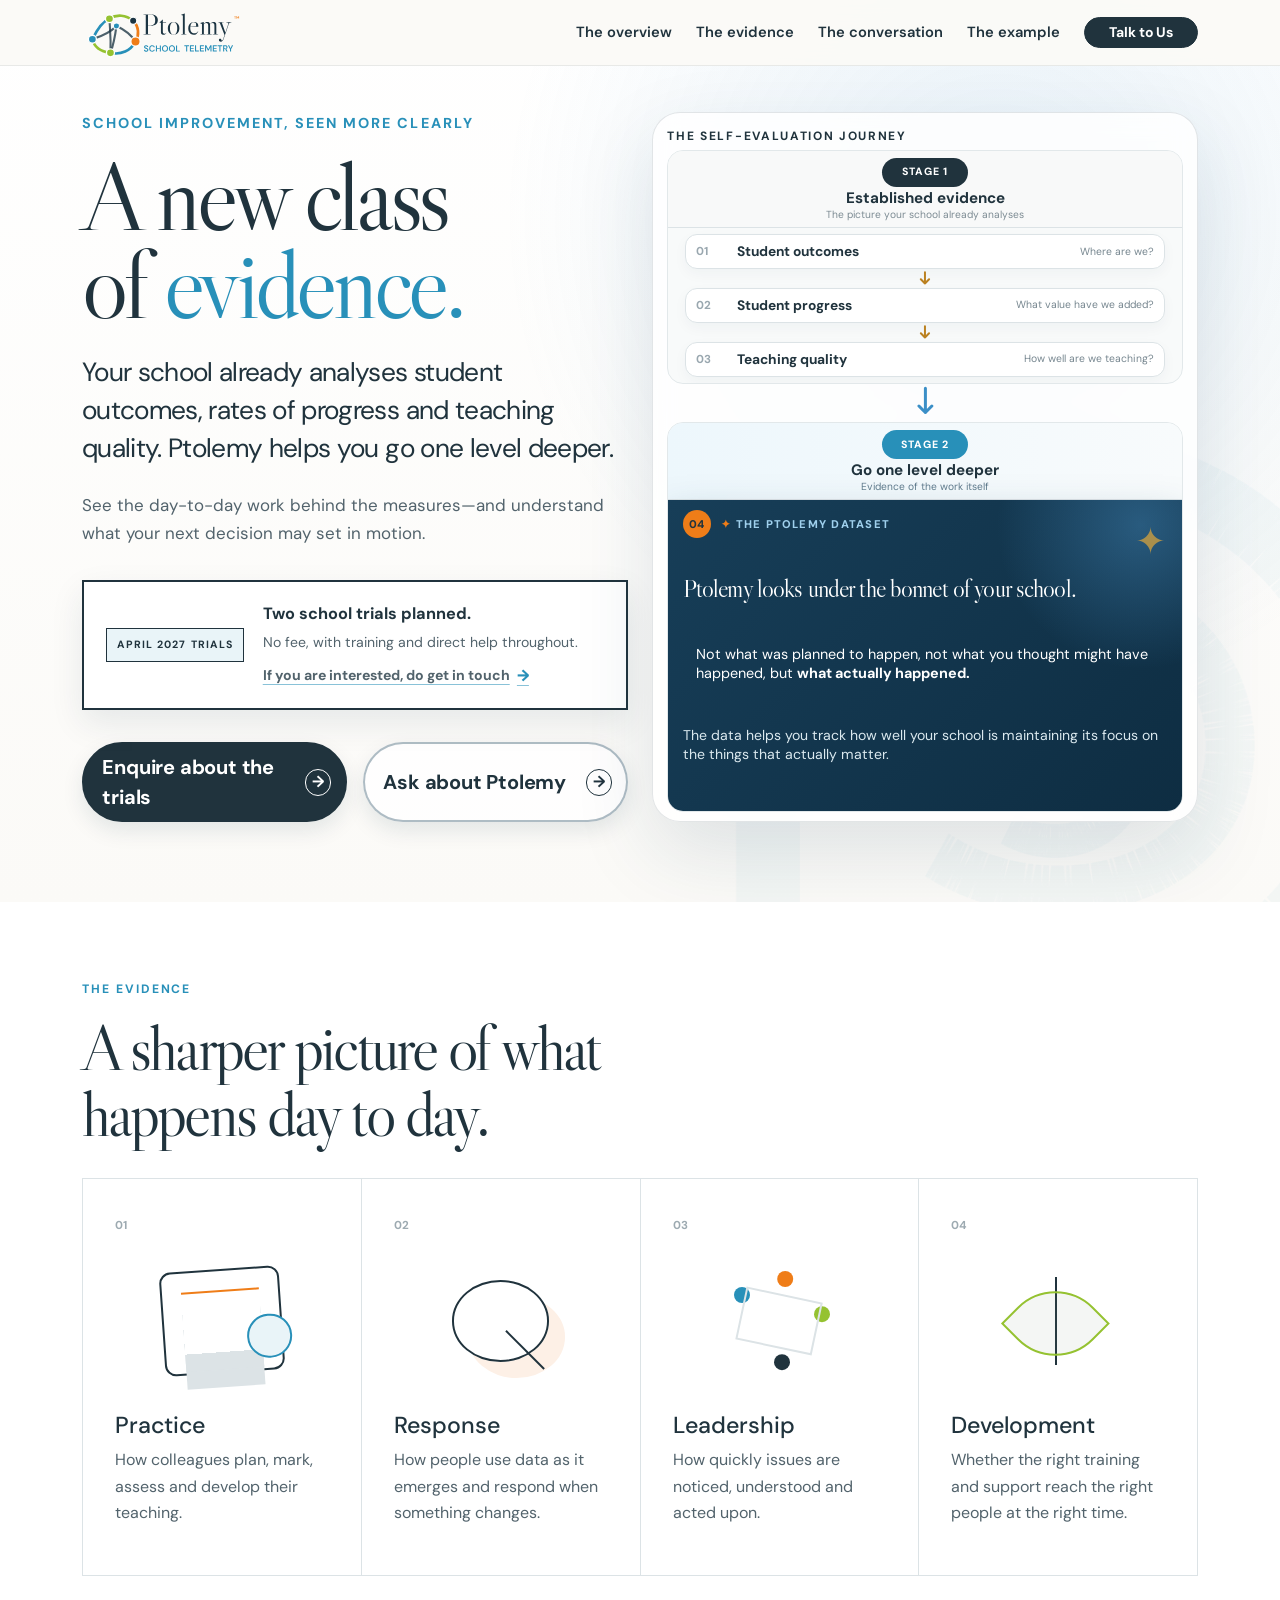
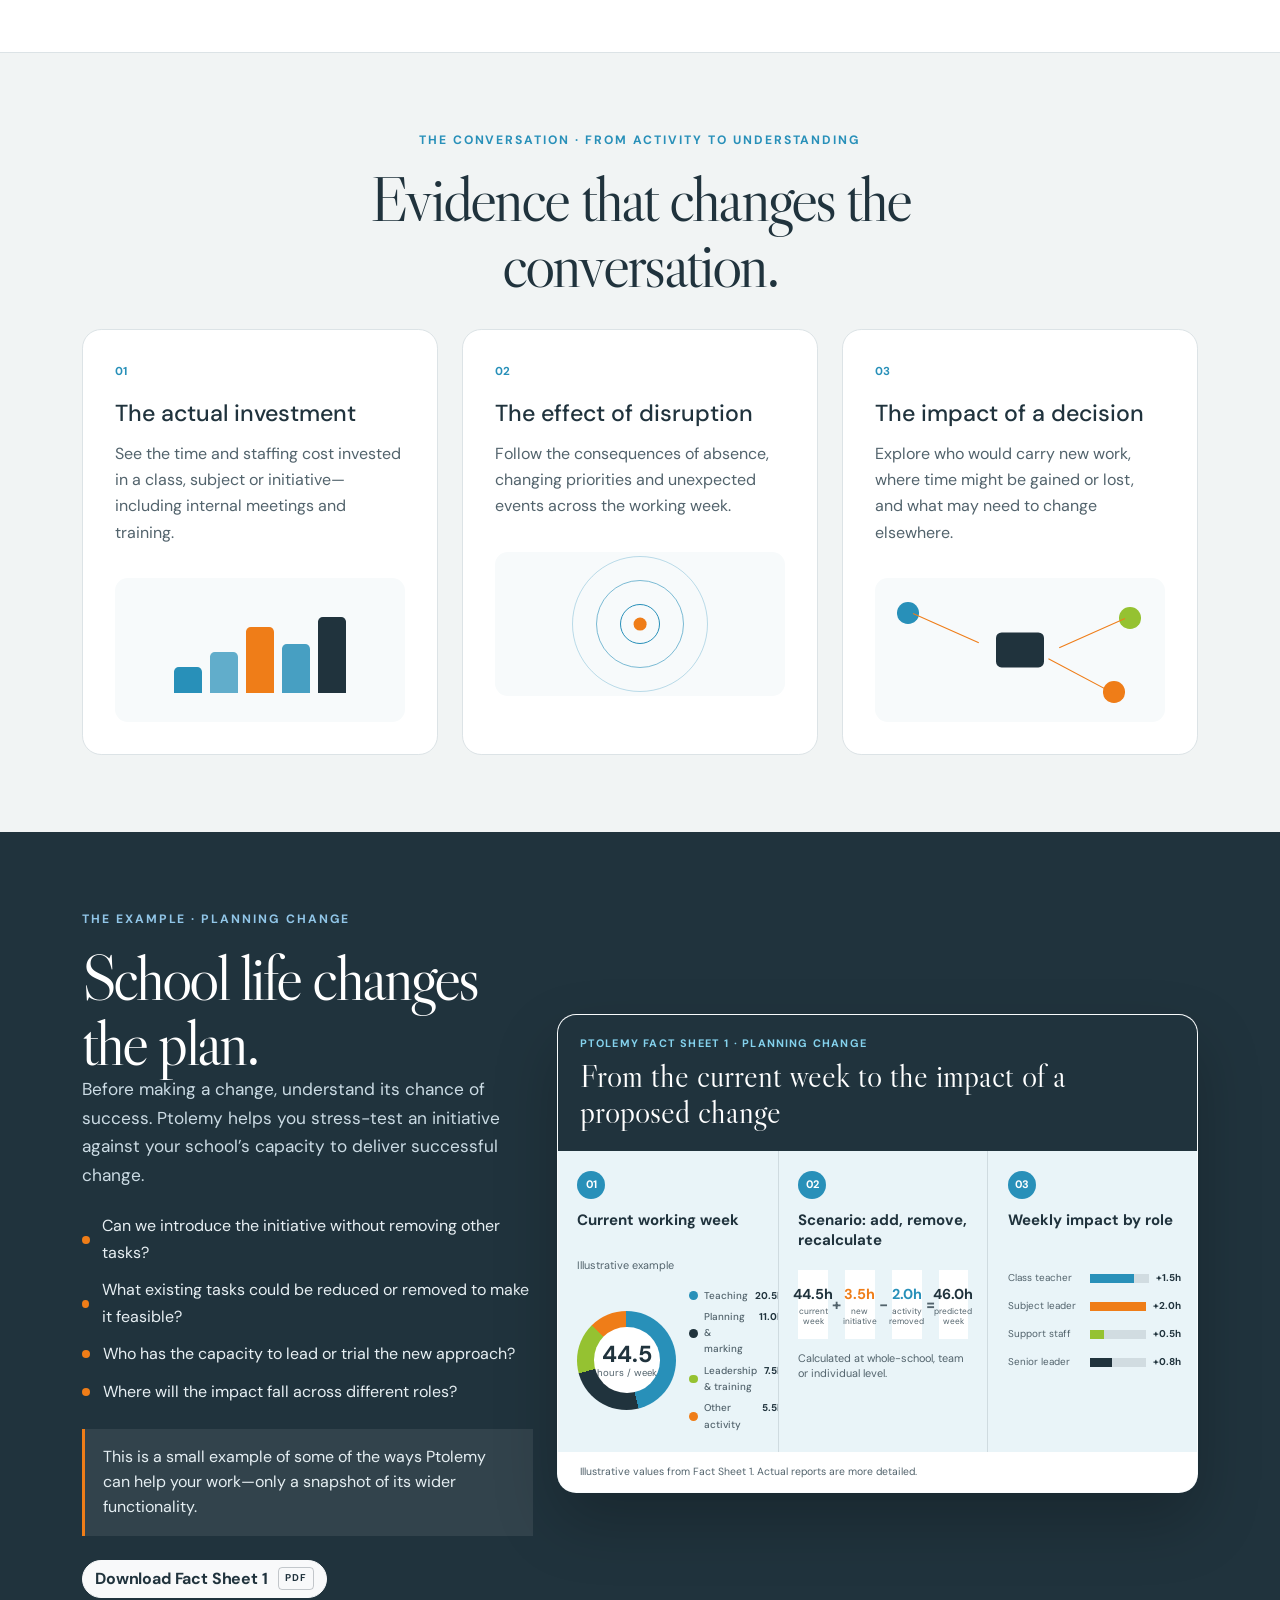
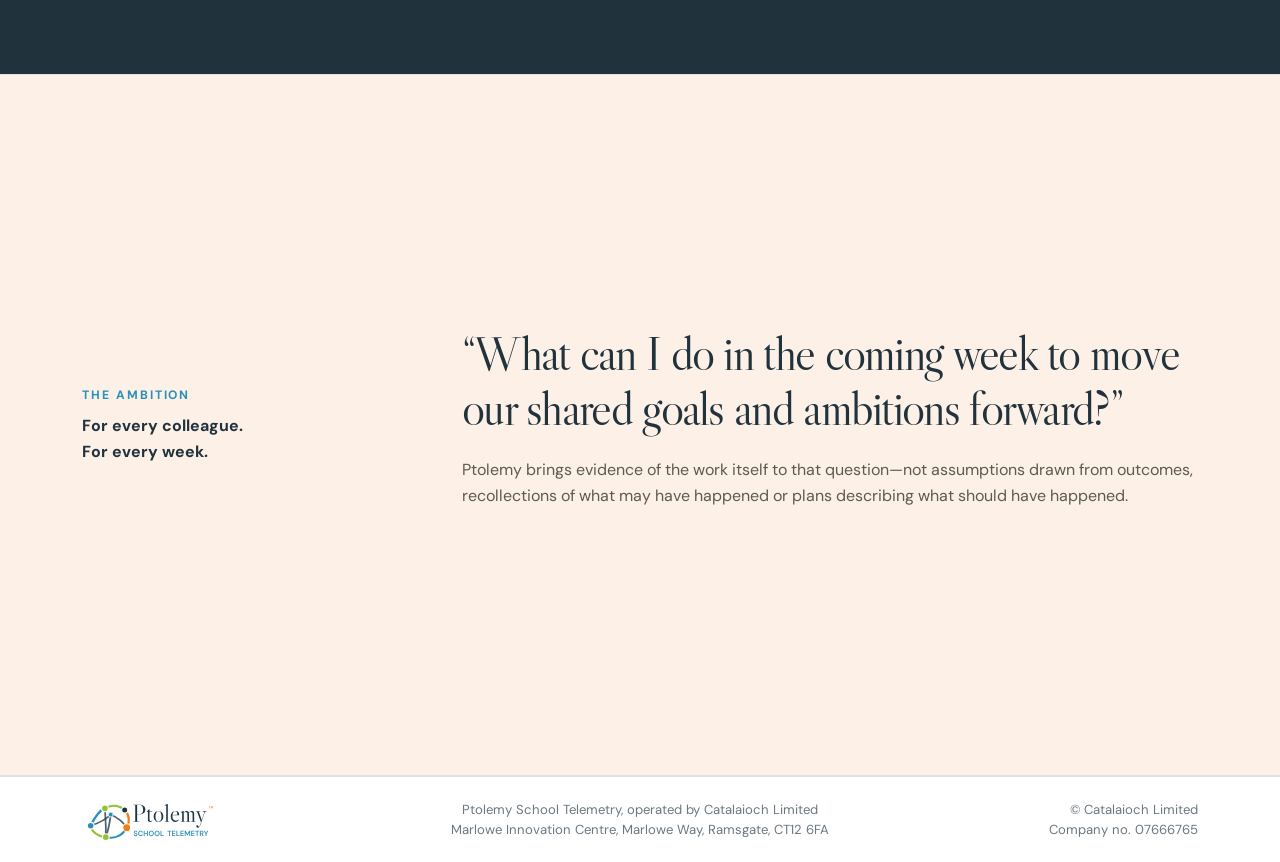
<file: index.html>
<!doctype html>
<html lang="en">
<head>
  <meta charset="utf-8">
  <meta name="viewport" content="width=device-width, initial-scale=1">
  <meta name="description" content="Ptolemy gives schools a new class of evidence: a clear view of the day-to-day work behind outcomes, progress and teaching quality.">
  <title>Ptolemy — School Telemetry</title>
  <link rel="icon" type="image/png" href="assets/images/Ptolemy_Relational_Field_Favicon.png?v=1">
  <link href="https://cdn.jsdelivr.net/npm/bootstrap@5.3.3/dist/css/bootstrap.min.css" rel="stylesheet">
  <link rel="preconnect" href="https://fonts.googleapis.com">
  <link rel="preconnect" href="https://fonts.gstatic.com" crossorigin>
  <link href="https://fonts.googleapis.com/css2?family=DM+Sans:wght@400;500;600;700&amp;family=Libre+Caslon+Display&amp;display=swap" rel="stylesheet">
  <script>
    if ("scrollRestoration" in history) history.scrollRestoration = "manual";
    if (!location.hash || location.hash === "#top") window.scrollTo(0, 0);
  </script>
  <link rel="stylesheet" href="assets/site.css">
</head>
<body>
  <a class="skip-link" href="#main-content">Skip to content</a>

  <nav class="navbar navbar-expand-lg fixed-top" aria-label="Primary navigation">
    <div class="container py-2">
      <a class="navbar-brand d-flex align-items-center" href="#top" aria-label="Ptolemy School Telemetry home">
        <img class="brand-lockup brand-lockup--header" src="assets/images/Ptolemy_Relational_Field_Web_V2B_Refined.svg?v=2b-refined-1" alt="Ptolemy - School Telemetry, relational field identity">
      </a>
      <button class="navbar-toggler" type="button" data-bs-toggle="collapse" data-bs-target="#siteNav" aria-controls="siteNav" aria-expanded="false" aria-label="Toggle navigation">
        <span class="navbar-toggler-icon"></span>
      </button>
      <div class="collapse navbar-collapse" id="siteNav">
        <ul class="navbar-nav ms-auto align-items-lg-center gap-lg-2">
          <li class="nav-item"><a class="nav-link" href="#top">The overview</a></li>
          <li class="nav-item"><a class="nav-link" href="#evidence">The evidence</a></li>
          <li class="nav-item"><a class="nav-link" href="#evidence-conversation">The conversation</a></li>
          <li class="nav-item"><a class="nav-link" href="#difference">The example</a></li>
          <li class="nav-item ms-lg-2"><button class="btn btn-brand btn-sm px-4" type="button" data-bs-toggle="modal" data-bs-target="#contactModal">Talk to Us</button></li>
        </ul>
      </div>
    </div>
  </nav>

  <header class="hero" id="top">
    <div class="hero-watermark" aria-hidden="true"></div>
    <div class="container position-relative">
      <div class="row align-items-center min-vh-100 py-5 gy-5">
        <div class="col-lg-6 pt-5 hero-copy-column">
          <p class="eyebrow mb-4">School improvement, seen more clearly</p>
          <h1 class="display-title mb-4">A new class<br>of <span>evidence.</span></h1>
          <p class="hero-lead mb-4">Your school already analyses student outcomes, rates of progress and teaching quality. Ptolemy helps you go one level deeper.</p>
          <p class="hero-copy mb-5">See the day-to-day work behind the measures—and understand what your next decision may set in motion.</p>
          <button class="trial-banner trial-banner-v6 trial-banner-action" type="button" data-bs-toggle="modal" data-bs-target="#contactModal" aria-label="Open contact details for the April 2027 school trials">
            <span class="trial-banner-label">April 2027 trials</span>
            <span class="trial-banner-copy">
              <strong>Two school trials planned.</strong>
              <span>No fee, with training and direct help throughout.</span>
              <span class="trial-banner-cta">If you are interested, do get in touch <b aria-hidden="true">&rarr;</b></span>
            </span>
          </button>
          <div class="d-flex flex-wrap gap-3 hero-actions">
            <button class="btn btn-brand btn-lg" type="button" data-bs-toggle="modal" data-bs-target="#contactModal">Enquire about the trials <span class="action-arrow" aria-hidden="true">&rarr;</span></button>
            <button class="btn btn-outline-brand btn-lg" type="button" data-bs-toggle="modal" data-bs-target="#contactModal">Ask about Ptolemy <span class="action-arrow" aria-hidden="true">&rarr;</span></button>
          </div>
        </div>
        <div class="col-lg-6 hero-journey-column">
          <div class="depth-card" aria-label="The self-evaluation journey from established evidence to the Ptolemy dataset">
            <div class="journey-head">
              <p class="depth-kicker">The self-evaluation journey</p>
            </div>

            <div class="journey-section established-section">
              <div class="journey-stage stage-established">
                <span>Stage 1</span>
                <div><strong>Established evidence</strong><small>The picture your school already analyses</small></div>
              </div>

              <div class="familiar-flow">
                <div class="evidence-layer">
                  <span>01</span><strong>Student outcomes</strong><small>Where are we?</small>
                </div>
                <div class="journey-arrow" aria-hidden="true">
                  <svg viewBox="0 0 24 24" focusable="false">
                    <path d="M12 3v15M6.5 12.5 12 18l5.5-5.5" />
                  </svg>
                </div>
                <div class="evidence-layer layer-two">
                  <span>02</span><strong>Student progress</strong><small>What value have we added?</small>
                </div>
                <div class="journey-arrow arrow-two" aria-hidden="true">
                  <svg viewBox="0 0 24 24" focusable="false">
                    <path d="M12 3v15M6.5 12.5 12 18l5.5-5.5" />
                  </svg>
                </div>
                <div class="evidence-layer layer-three">
                  <span>03</span><strong>Teaching quality</strong><small>How well are we teaching?</small>
                </div>
              </div>
            </div>

            <div class="stage-connector" aria-label="Choose to go one level deeper">
              <svg viewBox="0 0 32 48" aria-hidden="true" focusable="false">
                <path d="M16 3v34M7 28l9 9 9-9" />
              </svg>
            </div>

            <div class="journey-section deeper-section">
              <div class="journey-stage stage-deeper">
                <span>Stage 2</span>
                <div><strong>Go one level deeper</strong><small>Evidence of the work itself</small></div>
              </div>

              <div class="ptolemy-dataset">
                <div class="dataset-head">
                  <span class="dataset-number">04</span>
                  <span class="dataset-label"><b>✦</b> The Ptolemy dataset</span>
                </div>
                <div class="dataset-message dataset-message-v5">
                  <h2>Ptolemy looks under the bonnet of your school.</h2>
                  <blockquote>Not what was planned to happen, not what you thought might have happened, but <strong>what actually happened.</strong></blockquote>
                  <p class="dataset-focus">The data helps you track how well your school is maintaining its focus on the things that actually matter.</p>
                </div>
              </div>
            </div>
          </div>
        </div>
      </div>
    </div>
  </header>


  <main id="main-content">
    <section class="section-pad" id="evidence">
      <div class="container">
        <div class="row align-items-end mb-5 gy-4">
          <div class="col-lg-7">
            <p class="eyebrow">The evidence</p>
            <h2 class="section-title">A sharper picture of what happens day to day.</h2>
          </div>
        </div>

        <div class="activity-grid">
          <article class="activity-card">
            <span class="activity-index">01</span>
            <div class="activity-mark mark-plan" aria-hidden="true"></div>
            <h3>Practice</h3>
            <p>How colleagues plan, mark, assess and develop their teaching.</p>
          </article>
          <article class="activity-card">
            <span class="activity-index">02</span>
            <div class="activity-mark mark-data" aria-hidden="true"></div>
            <h3>Response</h3>
            <p>How people use data as it emerges and respond when something changes.</p>
          </article>
          <article class="activity-card">
            <span class="activity-index">03</span>
            <div class="activity-mark mark-lead" aria-hidden="true"></div>
            <h3>Leadership</h3>
            <p>How quickly issues are noticed, understood and acted upon.</p>
          </article>
          <article class="activity-card">
            <span class="activity-index">04</span>
            <div class="activity-mark mark-grow" aria-hidden="true"></div>
            <h3>Development</h3>
            <p>Whether the right training and support reach the right people at the right time.</p>
          </article>
        </div>
      </div>
    </section>

    <section class="section-pad reveal-section evidence-conversation-section" id="evidence-conversation">
      <div class="container">
        <div class="text-center section-heading-narrow mx-auto mb-5">
          <p class="eyebrow">The conversation &middot; From activity to understanding</p>
          <h2 class="section-title">Evidence that changes the conversation.</h2>
        </div>
        <div class="row g-4">
          <div class="col-md-4">
            <article class="reveal-card h-100">
              <div class="reveal-no">01</div>
              <h3>The actual investment</h3>
              <p>See the time and staffing cost invested in a class, subject or initiative—including internal meetings and training.</p>
              <div class="mini-viz cost-viz" aria-hidden="true"><i></i><i></i><i></i><i></i><i></i></div>
            </article>
          </div>
          <div class="col-md-4">
            <article class="reveal-card h-100">
              <div class="reveal-no">02</div>
              <h3>The effect of disruption</h3>
              <p>Follow the consequences of absence, changing priorities and unexpected events across the working week.</p>
              <div class="mini-viz ripple-viz" aria-hidden="true"><i></i><i></i><i></i><b></b></div>
            </article>
          </div>
          <div class="col-md-4">
            <article class="reveal-card h-100">
              <div class="reveal-no">03</div>
              <h3>The impact of a decision</h3>
              <p>Explore who would carry new work, where time might be gained or lost, and what may need to change elsewhere.</p>
              <div class="mini-viz decision-viz" aria-hidden="true"><span></span><i></i><i></i><i></i></div>
            </article>
          </div>
        </div>
      </div>
    </section>

    <section class="section-pad actual-section" id="difference">
      <div class="container">
        <div class="row align-items-center gy-5">
          <div class="col-lg-5">
            <p class="eyebrow eyebrow-light">The example &middot; Planning change</p>
            <h2 class="section-title text-white">School life changes the plan.</h2>
            <p class="actual-copy">Before making a change, understand its chance of success. Ptolemy helps you stress-test an initiative against your school’s capacity to deliver successful change.</p>
            <ul class="actual-list list-unstyled mt-4 mb-0">
              <li><span></span>Can we introduce the initiative without removing other tasks?</li>
              <li><span></span>What existing tasks could be reduced or removed to make it feasible?</li>
              <li><span></span>Who has the capacity to lead or trial the new approach?</li>
              <li><span></span>Where will the impact fall across different roles?</li>
            </ul>
            <p class="example-snapshot">This is a small example of some of the ways Ptolemy can help your work&mdash;only a snapshot of its wider functionality.</p>
            <a class="btn btn-light factsheet-download mt-4" href="assets/downloads/Ptolemy-Fact-Sheet-1-Planning-Change.pdf" download>Download Fact Sheet 1 <span>PDF</span></a>
          </div>
          <div class="col-lg-7">
            <figure class="planning-change-graphic" aria-labelledby="planningChangeTitle">
              <figcaption>
                <span>Ptolemy Fact Sheet 1 · Planning change</span>
                <strong id="planningChangeTitle">From the current week to the impact of a proposed change</strong>
              </figcaption>

              <div class="planning-change-flow">
                <section class="factsheet-panel current-week-panel">
                  <span class="factsheet-step">01</span>
                  <h3>Current working week</h3>
                  <p class="factsheet-note">Illustrative example</p>
                  <div class="week-donut-row">
                    <div class="week-donut" role="img" aria-label="44.5 hours per week: teaching 20.5 hours, planning and marking 11 hours, leadership and training 7.5 hours, other activity 5.5 hours">
                      <span><strong>44.5</strong>hours / week</span>
                    </div>
                    <dl class="week-legend">
                      <div><dt><i class="legend-teaching"></i>Teaching</dt><dd>20.5h</dd></div>
                      <div><dt><i class="legend-planning"></i>Planning &amp; marking</dt><dd>11.0h</dd></div>
                      <div><dt><i class="legend-leadership"></i>Leadership &amp; training</dt><dd>7.5h</dd></div>
                      <div><dt><i class="legend-other"></i>Other activity</dt><dd>5.5h</dd></div>
                    </dl>
                  </div>
                </section>

                <section class="factsheet-panel scenario-panel">
                  <span class="factsheet-step">02</span>
                  <h3>Scenario: add, remove, recalculate</h3>
                  <div class="scenario-equation" aria-label="44.5 hour current week plus 3.5 hour new initiative minus 2 hour activity removed equals 46 hour predicted week">
                    <div><strong>44.5h</strong><small>current week</small></div>
                    <span>+</span>
                    <div class="equation-add"><strong>3.5h</strong><small>new initiative</small></div>
                    <span>−</span>
                    <div class="equation-remove"><strong>2.0h</strong><small>activity removed</small></div>
                    <span>=</span>
                    <div><strong>46.0h</strong><small>predicted week</small></div>
                  </div>
                  <p class="scenario-levels">Calculated at whole-school, team or individual level.</p>
                </section>

                <section class="factsheet-panel impact-panel">
                  <span class="factsheet-step">03</span>
                  <h3>Weekly impact by role</h3>
                  <div class="role-impact" aria-label="Illustrative weekly impact by role">
                    <div><span>Class teacher</span><i><b style="--impact:75%"></b></i><strong>+1.5h</strong></div>
                    <div><span>Subject leader</span><i><b class="impact-orange" style="--impact:100%"></b></i><strong>+2.0h</strong></div>
                    <div><span>Support staff</span><i><b class="impact-green" style="--impact:25%"></b></i><strong>+0.5h</strong></div>
                    <div><span>Senior leader</span><i><b class="impact-navy" style="--impact:40%"></b></i><strong>+0.8h</strong></div>
                  </div>
                </section>
              </div>
              <p class="graphic-disclaimer">Illustrative values from Fact Sheet 1. Actual reports are more detailed.</p>
            </figure>
          </div>
        </div>
      </div>
    </section>

    <section class="decision-band ambition-section" id="ambition">
      <div class="container">
        <div class="row align-items-center gy-4">
          <div class="col-lg-4">
            <p class="eyebrow mb-2">The ambition</p>
            <p class="decision-label mb-0">For every colleague.<br>For every week.</p>
          </div>
          <div class="col-lg-8">
            <blockquote>“What can I do in the coming week to move our shared goals and ambitions forward?”</blockquote>
            <p>Ptolemy brings evidence of the work itself to that question—not assumptions drawn from outcomes, recollections of what may have happened or plans describing what should have happened.</p>
          </div>
        </div>
      </div>
    </section>
  </main>

  <footer>
    <div class="container footer-grid">
      <div class="footer-brand">
        <img class="brand-lockup brand-lockup--footer" src="assets/images/Ptolemy_Relational_Field_Web_V2B_Refined.svg?v=2b-refined-1" alt="Ptolemy - School Telemetry, relational field identity">
      </div>
      <p class="footer-address mb-0">
        <span>Ptolemy School Telemetry, operated by Catalaioch Limited</span>
        <span>Marlowe Innovation Centre, Marlowe Way, Ramsgate, CT12 6FA</span>
      </p>
      <p class="footer-legal mb-0">
        <span>© Catalaioch Limited</span>
        <span>Company no. 07666765</span>
      </p>
    </div>
  </footer>

  <div class="modal fade" id="contactModal" tabindex="-1" aria-labelledby="contactModalTitle" aria-hidden="true">
    <div class="modal-dialog modal-lg modal-dialog-centered modal-dialog-scrollable">
      <div class="modal-content">
        <div class="modal-header contact-modal-header border-0 px-4 px-md-5 pt-4 pt-md-5">
          <div>
            <h2 class="modal-title" id="contactModalTitle">Start a conversation</h2>
            <p class="contact-modal-lead">Find out more about the school trial and maybe even register some interest, or ask to learn more about Ptolemy itself and how it works.</p>
          </div>
          <button type="button" class="btn-close contact-modal-close" data-bs-dismiss="modal" aria-label="Close contact details"></button>
        </div>
        <div class="modal-body px-4 px-md-5 pb-4 pb-md-5">
          <div class="contact-modal-grid">
            <section class="contact-option">
              <span class="contact-option-kicker">School trials</span>
              <h3>April 2027 school trial</h3>
              <p>Find out more about the supported, no-fee trial or register your interest.</p>
              <a class="contact-option-action" href="mailto:info@ptolemyeducation.co.uk?subject=April%202027%20trial">
                <span>Email about the trial<small>info@ptolemyeducation.co.uk</small></span>
                <b aria-hidden="true">&rarr;</b>
              </a>
            </section>
            <section class="contact-option">
              <span class="contact-option-kicker">Product enquiries</span>
              <h3>General product enquiry</h3>
              <p>Ask about Ptolemy itself, how it works, or whether it might suit your school.</p>
              <a class="contact-option-action" href="mailto:info@ptolemyeducation.co.uk">
                <span>Email about Ptolemy<small>info@ptolemyeducation.co.uk</small></span>
                <b aria-hidden="true">&rarr;</b>
              </a>
            </section>
          </div>

          <div class="copy-email-panel">
            <div>
              <span>Prefer to use your own email service?</span>
              <strong>info@ptolemyeducation.co.uk</strong>
              <a class="copy-panel-phone" href="tel:+447778728477">Telephone: 07778 728 477</a>
            </div>
            <button class="copy-email-button" type="button" data-copy-email="info@ptolemyeducation.co.uk">Copy email address</button>
            <p class="copy-email-status" role="status" aria-live="polite"></p>
          </div>

          <aside class="privacy-notice" aria-label="Privacy information">
            <p><strong>Privacy:</strong> If you email us, Catalaioch Limited will use your contact details and message only to reply to and manage your enquiry. We will not add you to a marketing list.</p>
            <details>
              <summary>How we use and retain your information</summary>
              <div>
                <p>These links open your email application; this website does not submit a contact form. We process your name, email address and message on the basis of our legitimate interests in responding to enquiries. Our email service provider will handle the correspondence for us.</p>
                <p>We keep the correspondence only until your enquiry is concluded and it is no longer reasonably required, unless we need to retain it to meet a legal or record-keeping obligation.</p>
                <p>You may ask us for access to your personal data, or ask us to correct, erase or restrict it, and you may object to its use. Contact <a href="mailto:info@ptolemyeducation.co.uk?subject=Data%20protection%20request">info@ptolemyeducation.co.uk</a>. You may also complain to the <a href="https://ico.org.uk/make-a-complaint/" target="_blank" rel="noopener">Information Commissioner’s Office</a>.</p>
              </div>
            </details>
          </aside>
        </div>
      </div>
    </div>
  </div>

  <script src="https://cdn.jsdelivr.net/npm/bootstrap@5.3.3/dist/js/bootstrap.bundle.min.js"></script>
  <script src="assets/site.js"></script>
</body>
</html>
</file>
<file: assets/site.css>
/* Consolidated from assets/site.css */
:root {
  --ink: #20333d;
  --ink-soft: #52636c;
  --navy: #20333d;
  --blue: #2890b9;
  --blue-pale: #e9f4f8;
  --gold: #ef7d18;
  --gold-pale: #fdf0e6;
  --sage: #95c231;
  --paper: #fbfaf7;
  --line: #dce3e6;
  --white: #fff;
}

html { scroll-behavior: smooth; }

body {
  color: var(--ink);
  background: var(--paper);
  font-family: "DM Sans", sans-serif;
  line-height: 1.65;
}

.skip-link {
  position: fixed;
  top: -100px;
  left: 1rem;
  z-index: 2000;
  padding: .75rem 1rem;
  color: #fff;
  background: var(--navy);
}

.skip-link:focus { top: 1rem; }

.navbar {
  padding: .1rem 0;
  background: rgba(251, 250, 247, .92);
  border-bottom: 1px solid rgba(23, 43, 58, .08);
  backdrop-filter: blur(16px);
}

.navbar > .container {
  padding-top: .12rem !important;
  padding-bottom: .12rem !important;
}

.navbar-brand { padding-top: 0; padding-bottom: 0; }

.brand-lockup {
  display: block;
  width: auto;
  height: auto;
}

.brand-lockup--header { height: 3.6rem; }
.brand-lockup--footer { height: 3rem; }

.brand-word {
  display: flex;
  align-items: center;
  font-family: "Libre Caslon Display", Georgia, serif;
  font-size: 3.2rem;
  line-height: .82;
  letter-spacing: -.035em;
}

.brand-lockup-copy {
  display: flex;
  flex-direction: column;
  justify-content: center;
  min-width: 0;
  line-height: 1;
}

.navbar-brand .brand-word {
  font-size: 3.45rem;
  line-height: .72;
}

.brand-strapline {
  margin-top: .4rem;
  color: var(--navy);
  font-size: .72rem;
  font-weight: 600;
  letter-spacing: .075em;
  line-height: 1;
  white-space: nowrap;
}

.trade-mark {
  position: relative;
  top: -.24em;
  margin-left: .12em;
  font-size: .62em;
}

.brand-lockup-copy--footer .brand-word {
  font-size: 2.25rem;
  line-height: .72;
}

.brand-lockup-copy--footer .brand-strapline {
  margin-top: .32rem;
  font-size: .62rem;
}

@media (max-width: 575.98px) {
  .brand-lockup--header { height: 3rem; }
  .brand-lockup--footer { height: 2.75rem; }
}

.nav-link {
  color: var(--ink);
  font-size: .92rem;
  font-weight: 600;
}

.nav-link:hover, .nav-link:focus { color: var(--blue); }

.btn {
  border-radius: 999px;
  font-weight: 700;
  letter-spacing: -.01em;
}

.btn-brand {
  color: #fff;
  background: var(--navy);
  border-color: var(--navy);
}

.btn-brand:hover, .btn-brand:focus {
  color: #fff;
  background: #102f45;
  border-color: #102f45;
  transform: translateY(-1px);
}

.btn-outline-brand {
  color: var(--navy);
  border-color: rgba(24, 63, 89, .35);
}

.btn-outline-brand:hover, .btn-outline-brand:focus {
  color: var(--navy);
  background: var(--blue-pale);
  border-color: var(--navy);
}

.hero {
  position: relative;
  min-height: 760px;
  overflow: hidden;
  background:
    radial-gradient(circle at 78% 24%, rgba(79, 155, 211, .13), transparent 31rem),
    linear-gradient(180deg, #fff 0%, var(--paper) 100%);
}

.hero-watermark {
  position: absolute;
  right: -15rem;
  bottom: -24rem;
  width: 64rem;
  height: 64rem;
  opacity: .32;
  background: url("images/Ptolemy_Open_Orbit_Watermark.png?v=1") center/contain no-repeat;
  pointer-events: none;
}

.eyebrow {
  color: var(--blue);
  font-size: .76rem;
  font-weight: 700;
  letter-spacing: .16em;
  text-transform: uppercase;
}

.eyebrow-light { color: #91c6e8; }

.display-title, .section-title {
  font-family: "Libre Caslon Display", Georgia, serif;
  letter-spacing: -.045em;
}

.display-title {
  max-width: 760px;
  font-size: clamp(4rem, 7.6vw, 7.2rem);
  line-height: .91;
}

.display-title span { color: var(--blue); }

.hero-lead {
  max-width: 650px;
  font-size: clamp(1.25rem, 2.1vw, 1.65rem);
  line-height: 1.45;
  letter-spacing: -.025em;
}

.hero-copy {
  max-width: 590px;
  color: var(--ink-soft);
  font-size: 1.06rem;
}

@media (min-width: 992px) {
  .hero .row {
    align-items: flex-start !important;
    padding-top: 8rem !important;
    padding-bottom: 4rem !important;
  }

  .hero .row > .col-lg-6:first-child {
    padding-top: 0 !important;
    transform: translateY(-1rem);
  }

  .hero .row > .col-lg-6:last-child {
    transform: translateY(-1rem);
  }
}

.hero .eyebrow {
  margin-bottom: 1rem !important;
  font-size: .9rem;
  letter-spacing: .14em;
}

.depth-card {
  position: relative;
  max-width: 625px;
  margin-left: auto;
  padding: 1.15rem;
  padding-bottom: .75rem;
  border: 1px solid rgba(23, 43, 58, .12);
  border-radius: 1.75rem;
  background: rgba(255, 255, 255, .82);
  box-shadow: 0 30px 80px rgba(24, 63, 89, .13);
  backdrop-filter: blur(12px);
}

.depth-kicker {
  margin: 0;
  color: var(--navy);
  font-size: .75rem;
  font-weight: 700;
  letter-spacing: .14em;
  text-transform: uppercase;
}

.journey-head {
  display: flex;
  align-items: center;
  margin-bottom: .45rem;
}

.journey-section {
  overflow: hidden;
  border: 1px solid #e2e8ea;
  border-radius: 1rem;
  background: rgba(247, 249, 249, .8);
}

.journey-stage {
  display: grid;
  grid-template-columns: 5.2rem 1fr;
  gap: .85rem;
  align-items: center;
  padding: .46rem .75rem;
  border-bottom: 1px solid var(--line);
}

.journey-stage > span {
  display: grid;
  place-items: center;
  min-height: 1.8rem;
  padding: .2rem .45rem;
  color: #fff;
  border-radius: 999px;
  background: var(--navy);
  font-size: .66rem;
  font-weight: 800;
  letter-spacing: .1em;
  text-transform: uppercase;
}

.journey-stage strong { display: block; color: var(--navy); font-size: .95rem; line-height: 1.15; }
.journey-stage small { display: block; margin-top: .08rem; color: #7c8b93; font-size: .64rem; line-height: 1.2; }

.stage-established {
  background: #f8f9f9;
}

.stage-deeper {
  background: linear-gradient(90deg, #edf7fc, #f8fbfc);
}

.stage-deeper > span { color: #fff; background: var(--blue); }
.stage-deeper strong { color: var(--navy); }
.stage-deeper small { color: #5f7b8c; }

.stage-connector {
  position: relative;
  display: flex;
  justify-content: center;
  width: 100%;
  height: 3.65rem;
  margin: .25rem auto;
}

.stage-connector i {
  position: absolute;
  left: 50%;
  top: .15rem;
  width: 0;
  height: 2.85rem;
  border-left: 4px dashed #3b8fc7;
}

.stage-connector i::after {
  content: "";
  position: absolute;
  left: -.46rem;
  bottom: -.02rem;
  width: .88rem;
  height: .88rem;
  border-right: 4px solid #3b8fc7;
  border-bottom: 4px solid #3b8fc7;
  transform: rotate(45deg);
}

.familiar-flow {
  display: block;
  padding: .45rem .55rem;
}

.evidence-layer {
  display: grid;
  grid-template-columns: 2rem 1fr auto;
  gap: .55rem;
  align-items: center;
  margin: 0;
  padding: .58rem .7rem;
  border: 1px solid var(--line);
  border-radius: .75rem;
  background: #fff;
  box-shadow: 0 5px 14px rgba(24, 63, 89, .04);
}

.evidence-layer > span {
  color: #99a7af;
  font-size: .72rem;
  font-weight: 700;
}

.evidence-layer strong { font-size: .86rem; line-height: 1.15; }
.evidence-layer small { color: #76868f; font-size: .65rem; line-height: 1.2; }

.layer-two { margin-left: .8rem; }
.layer-three { margin-left: 1.6rem; }

.journey-arrow {
  position: relative;
  width: 2rem;
  height: .96rem;
  margin-left: 1.55rem;
}

.journey-arrow i {
  position: absolute;
  left: 50%;
  top: 0;
  width: 3px;
  height: .78rem;
  background: #bb8120;
}

.journey-arrow i::after {
  content: "";
  position: absolute;
  left: -.22rem;
  right: auto;
  bottom: 0;
  width: .48rem;
  height: .48rem;
  border-right: 3px solid #a86f12;
  border-bottom: 3px solid #a86f12;
  transform: rotate(45deg);
}

.arrow-two { margin-left: 2.35rem; }

.ptolemy-dataset {
  position: relative;
  overflow: hidden;
  padding: .78rem 1.05rem .85rem;
  color: #fff;
  border: 1px solid rgba(255,255,255,.12);
  border: 0;
  border-radius: 0;
  background:
    radial-gradient(circle at 92% 8%, rgba(79,155,211,.38), transparent 9rem),
    linear-gradient(135deg, #173e58, #0e2d42);
  box-shadow: 0 17px 38px rgba(24, 63, 89, .25);
}

.ptolemy-dataset::after {
  content: "✦";
  position: absolute;
  right: 1rem;
  top: .65rem;
  color: rgba(213, 163, 62, .75);
  font-size: 2.3rem;
}

.dataset-head { display: flex; align-items: center; gap: .65rem; margin-bottom: .32rem; }

.dataset-number {
  display: grid;
  place-items: center;
  width: 2rem;
  height: 2rem;
  color: var(--navy);
  border-radius: 50%;
  background: var(--gold);
  font-size: .7rem;
  font-weight: 800;
}

.dataset-label {
  color: #9fd0ed;
  font-size: .7rem;
  font-weight: 800;
  letter-spacing: .11em;
  text-transform: uppercase;
}

.dataset-label b { color: var(--gold); }

.ptolemy-dataset h2 {
  max-width: 450px;
  margin: 0 0 .3rem;
  font-family: "Libre Caslon Display", Georgia, serif;
  font-size: clamp(1.42rem, 2.1vw, 1.78rem);
  line-height: 1.08;
  letter-spacing: -.035em;
}

.ptolemy-dataset > p { margin: 0; color: #c7d8e2; font-size: .82rem; }

.dataset-signals { display: flex; flex-wrap: wrap; gap: .35rem; margin-top: .48rem; }

.dataset-signals span {
  padding: .28rem .62rem;
  color: #fff;
  border: 1px solid rgba(255,255,255,.17);
  border-radius: 999px;
  background: rgba(255,255,255,.06);
  font-size: .68rem;
  font-weight: 700;
}

.depth-caption {
  display: flex;
  justify-content: center;
  align-items: center;
  gap: .65rem;
  margin: .65rem 0 0;
  color: var(--navy);
  font-size: .72rem;
  font-weight: 700;
  letter-spacing: .05em;
  text-transform: uppercase;
}

.depth-caption i {
  width: 1.7rem;
  height: 1px;
  background: var(--gold);
}

.section-pad { padding: clamp(5.5rem, 10vw, 9rem) 0; }

.section-title {
  margin: 0;
  font-size: clamp(2.8rem, 5vw, 5rem);
  line-height: 1.02;
}

.section-intro {
  color: var(--ink-soft);
  font-size: 1.08rem;
}

.activity-grid {
  display: grid;
  grid-template-columns: repeat(4, 1fr);
  border-top: 1px solid var(--line);
  border-left: 1px solid var(--line);
}

.activity-card {
  position: relative;
  min-height: 360px;
  padding: 2rem;
  border-right: 1px solid var(--line);
  border-bottom: 1px solid var(--line);
  background: rgba(255,255,255,.48);
  transition: background .25s ease, transform .25s ease;
}

.activity-card:hover { z-index: 2; background: #fff; transform: translateY(-4px); }
.activity-index { color: #9daab1; font-size: .72rem; font-weight: 700; }
.activity-card h3 { margin-top: 2rem; font-size: 1.45rem; }
.activity-card p { color: var(--ink-soft); }

.activity-mark {
  position: relative;
  width: 7.5rem;
  height: 6.5rem;
  margin: 2rem auto 2.4rem;
}

.activity-mark::before, .activity-mark::after { content: ""; position: absolute; }
.mark-plan { border: 2px solid var(--navy); border-radius: .7rem; transform: rotate(-4deg); }
.mark-plan::before { inset: 1.2rem; border-top: 2px solid var(--gold); box-shadow: 0 1.1rem 0 var(--line), 0 2.2rem 0 var(--line); }
.mark-plan::after { right: -.7rem; bottom: .6rem; width: 2.8rem; height: 2.8rem; border-radius: 50%; background: var(--blue-pale); border: 2px solid var(--blue); }
.mark-data::before { inset: .7rem; border-radius: 50%; border: 2px solid var(--navy); box-shadow: 1rem 1rem 0 var(--gold-pale); }
.mark-data::after { left: 3.6rem; top: 5rem; width: 3.4rem; height: 2px; background: var(--navy); transform: rotate(45deg); }
.mark-lead::before { left: .9rem; top: 1.1rem; width: 1rem; height: 1rem; border-radius: 50%; background: var(--blue); box-shadow: 2.7rem -1rem 0 var(--gold), 5rem 1.2rem 0 var(--sage), 2.5rem 4.2rem 0 var(--navy); }
.mark-lead::after { inset: 1.55rem 1.3rem; border: 2px solid var(--line); transform: rotate(12deg); }
.mark-grow::before { left: 3.55rem; bottom: .5rem; width: 2px; height: 5.5rem; background: var(--navy); }
.mark-grow::after { left: 1.2rem; top: 1rem; width: 4.8rem; height: 4.8rem; border: 2px solid var(--sage); border-radius: 70% 0 70% 0; transform: rotate(45deg); background: rgba(111,141,120,.08); }

.actual-section { color: #fff; background: var(--navy); }
.actual-copy { color: #cbdbe4; font-size: 1.08rem; }
.actual-list li { display: flex; gap: .8rem; align-items: center; margin: .7rem 0; color: #e7eff3; }
.actual-list li span { width: .5rem; height: .5rem; border-radius: 50%; background: var(--gold); }

.plan-board {
  padding: 1.4rem;
  color: var(--ink);
  border-radius: 1.4rem;
  background: #fdfcf9;
  box-shadow: 0 32px 70px rgba(0,0,0,.2);
}

.plan-board-head { display: flex; justify-content: space-between; align-items: center; padding: .3rem .5rem 1.2rem; font-size: .82rem; font-weight: 700; }
.live-pill { display: flex; align-items: center; gap: .5rem; color: var(--sage); }
.live-pill i { width: .55rem; height: .55rem; border-radius: 50%; background: var(--sage); box-shadow: 0 0 0 .25rem rgba(111,141,120,.14); }
.plan-columns { display: grid; grid-template-columns: 1fr 1fr; border: 1px solid var(--line); border-radius: 1rem; overflow: hidden; }
.plan-column { padding: 1.3rem; background: #fff; }
.plan-column + .plan-column { border-left: 1px solid var(--line); }
.plan-column > p { font-size: .74rem; font-weight: 700; letter-spacing: .1em; text-transform: uppercase; }
.week-row { display: grid; grid-template-columns: 2.3rem 1fr auto; gap: .55rem; align-items: center; height: 2.75rem; font-size: .72rem; }
.week-row i { display: block; width: var(--w); height: .72rem; border-radius: 999px; background: #dfe8ed; }
.lived .week-row i { background: linear-gradient(90deg, var(--blue), #92c8e8); }
.week-row b { color: var(--gold); font-size: .62rem; font-weight: 700; }
.plan-insight { display: flex; justify-content: space-between; gap: 1rem; padding: 1.2rem .5rem .25rem; font-size: .8rem; }
.plan-insight span { color: var(--ink-soft); }

.section-heading-narrow { max-width: 800px; }
.reveal-card { position: relative; overflow: hidden; padding: 2rem; border: 1px solid var(--line); border-radius: 1.2rem; background: #fff; }
.reveal-no { color: var(--blue); font-size: .72rem; font-weight: 700; }
.reveal-card h3 { margin: 1.2rem 0 .8rem; font-size: 1.45rem; }
.reveal-card p { color: var(--ink-soft); }
.mini-viz { position: relative; height: 9rem; margin-top: 2rem; border-radius: .8rem; background: #f5f8f9; overflow: hidden; }
.cost-viz { display: flex; align-items: end; justify-content: center; gap: .5rem; padding: 1.8rem; }
.cost-viz i { width: 12%; height: 30%; border-radius: .3rem .3rem 0 0; background: var(--blue); }
.cost-viz i:nth-child(2) { height: 48%; opacity: .72; }
.cost-viz i:nth-child(3) { height: 77%; background: var(--gold); }
.cost-viz i:nth-child(4) { height: 57%; opacity: .85; }
.cost-viz i:nth-child(5) { height: 88%; background: var(--navy); }
.ripple-viz i { position: absolute; left: 50%; top: 50%; border: 1px solid var(--blue); border-radius: 50%; transform: translate(-50%,-50%); }
.ripple-viz i:nth-child(1) { width: 2.5rem; height: 2.5rem; }
.ripple-viz i:nth-child(2) { width: 5.5rem; height: 5.5rem; opacity: .6; }
.ripple-viz i:nth-child(3) { width: 8.5rem; height: 8.5rem; opacity: .3; }
.ripple-viz b { position: absolute; left: 50%; top: 50%; width: .8rem; height: .8rem; border-radius: 50%; background: var(--gold); transform: translate(-50%,-50%); }
.decision-viz span { position: absolute; left: 50%; top: 50%; width: 3rem; height: 2.2rem; border-radius: .35rem; background: var(--navy); transform: translate(-50%,-50%); }
.decision-viz i { position: absolute; width: 1.35rem; height: 1.35rem; border-radius: 50%; background: var(--blue); }
.decision-viz i::after { content: ""; position: absolute; top: 50%; width: 4.5rem; height: 1px; background: var(--gold); }
.decision-viz i:nth-of-type(1) { left: 1.4rem; top: 1.5rem; }
.decision-viz i:nth-of-type(1)::after { left: 1rem; transform: rotate(24deg); transform-origin: left; }
.decision-viz i:nth-of-type(2) { right: 1.5rem; top: 1.8rem; background: var(--sage); }
.decision-viz i:nth-of-type(2)::after { right: 1rem; transform: rotate(-24deg); transform-origin: right; }
.decision-viz i:nth-of-type(3) { right: 2.5rem; bottom: 1.2rem; background: var(--gold); }
.decision-viz i:nth-of-type(3)::after { right: .8rem; transform: rotate(28deg); transform-origin: right; }

.decision-band { padding: 5rem 0; border-top: 1px solid var(--line); border-bottom: 1px solid var(--line); background: var(--gold-pale); }
.decision-label { color: var(--navy); font-weight: 700; }
.decision-band blockquote { margin: 0 0 1.2rem; color: var(--navy); font-family: "Libre Caslon Display", Georgia, serif; font-size: clamp(2rem, 3.8vw, 3.8rem); line-height: 1.15; letter-spacing: -.035em; }
.decision-band .col-lg-8 > p { max-width: 780px; color: #5d5a50; }

.previews-section { background: #f1f4f4; }
.preview-card { display: flex; flex-direction: column; width: 100%; min-height: 410px; padding: 1.3rem; text-align: left; border: 1px solid var(--line); border-radius: 1.1rem; background: #fff; transition: transform .25s ease, box-shadow .25s ease; }
.preview-card:hover, .preview-card:focus-visible { transform: translateY(-6px); box-shadow: 0 22px 55px rgba(24,63,89,.12); outline: 3px solid rgba(79,155,211,.24); outline-offset: 3px; }
.preview-tag { color: var(--blue); font-size: .7rem; font-weight: 700; letter-spacing: .1em; text-transform: uppercase; }
.preview-screen { position: relative; display: block; height: 180px; margin: 1.2rem 0 1.5rem; border: 1px solid #d9e3e8; border-radius: .75rem; background: #f7fafb; overflow: hidden; }
.preview-card strong { display: block; min-height: 4.5rem; font-size: 1.15rem; line-height: 1.35; }
.preview-card small { display: flex; justify-content: space-between; margin-top: auto; padding-top: 1rem; color: var(--ink-soft); border-top: 1px solid var(--line); }
.preview-card small b { color: var(--blue); }
.screen-bars { display: flex; align-items: end; justify-content: center; gap: .45rem; padding: 2rem; }
.screen-bars i { width: 13%; height: 34%; background: var(--blue); border-radius: .2rem .2rem 0 0; }
.screen-bars i:nth-child(2) { height: 62%; opacity: .65; }
.screen-bars i:nth-child(3) { height: 79%; background: var(--navy); }
.screen-bars i:nth-child(4) { height: 52%; opacity: .8; }
.screen-bars i:nth-child(5) { height: 91%; background: var(--gold); }
.screen-grid { display: grid; grid-template-columns: repeat(4, 1fr); gap: .3rem; padding: 1.6rem; }
.screen-grid i { border-radius: .2rem; background: rgba(79,155,211,.24); }
.screen-grid i:nth-child(3n) { background: rgba(213,163,62,.48); }
.screen-grid i:nth-child(5n) { background: rgba(24,63,89,.62); }
.screen-cost em { position: absolute; left: 1.3rem; top: 1rem; color: var(--gold); font-family: Georgia,serif; font-size: 3.5rem; font-style: normal; }
.screen-cost i { position: absolute; left: 1.5rem; right: 1.5rem; height: 1rem; border-radius: 999px; background: #dce7ec; }
.screen-cost i:nth-of-type(1) { top: 6.2rem; }
.screen-cost i:nth-of-type(2) { top: 8rem; right: 4rem; background: #9bc7e3; }
.screen-cost i:nth-of-type(3) { top: 9.8rem; right: 6rem; background: var(--navy); }
.screen-bridge i { position: absolute; top: 50%; width: 3rem; height: 3rem; border-radius: 50%; border: 2px solid var(--blue); transform: translateY(-50%); }
.screen-bridge i:first-child { left: 1.5rem; }
.screen-bridge i:last-child { right: 1.5rem; border-color: var(--sage); }
.screen-bridge b { position: absolute; left: 4.5rem; right: 4.5rem; top: 50%; height: 2px; background: var(--gold); }
.screen-bridge b::after { content: ""; position: absolute; right: -.1rem; top: -.3rem; width: .7rem; height: .7rem; border-top: 2px solid var(--gold); border-right: 2px solid var(--gold); transform: rotate(45deg); }

.partner-section { padding: 6rem 0; background: #fff; }
.partner-card { position: relative; overflow: hidden; padding: clamp(2.5rem, 6vw, 5rem); color: #fff; border-radius: 1.5rem; background: var(--navy); }
.partner-card::after { content: ""; position: absolute; right: -8rem; bottom: -11rem; width: 28rem; height: 28rem; opacity: .16; background: url("images/Ptolemy_Open_Orbit_Watermark.png?v=1") center/contain no-repeat; pointer-events: none; }
.partner-card h2 { max-width: 760px; font-family: "Libre Caslon Display",Georgia,serif; font-size: clamp(2.4rem,4.5vw,4.6rem); line-height: 1; letter-spacing: -.04em; }
.partner-card p { max-width: 760px; color: #ccdae3; }
.partner-card .btn { position: relative; z-index: 2; color: var(--navy); }

.contact-section { background: #f1f4f4; }

.contact-details,
.contact-form-panel {
  padding: clamp(2rem, 4vw, 3.25rem);
  border: 1px solid var(--line);
  border-radius: 1.2rem;
  background: #fff;
}

.contact-kicker {
  display: block;
  margin-bottom: 1rem;
  color: var(--blue);
  font-size: .7rem;
  font-weight: 700;
  letter-spacing: .11em;
  text-transform: uppercase;
}

.contact-details h3 {
  margin-bottom: 1.5rem;
  color: var(--navy);
  font-family: "Libre Caslon Display", Georgia, serif;
  font-size: clamp(2rem, 3vw, 3rem);
  letter-spacing: -.035em;
}

.contact-details address {
  display: flex;
  flex-direction: column;
  margin-bottom: 2rem;
  color: var(--ink-soft);
  font-style: normal;
  line-height: 1.65;
}

.contact-list > div {
  padding: 1rem 0;
  border-top: 1px solid var(--line);
}

.contact-list dt {
  margin-bottom: .2rem;
  color: var(--ink-soft);
  font-size: .7rem;
  letter-spacing: .09em;
  text-transform: uppercase;
}

.contact-list dd { margin: 0; }
.contact-list a { color: var(--navy); font-weight: 700; text-decoration-color: rgba(40,144,185,.4); text-underline-offset: .2em; }
.contact-list a:hover { color: var(--blue); }

.contact-form-panel {
  display: flex;
  align-items: flex-start;
  background: var(--paper);
}

.zoho-form-embed {
  width: 100%;
  min-height: 600px;
}

.zoho-form-embed iframe { display: block; }

.contact-map {
  overflow: hidden;
  min-height: 420px;
  border: 1px solid var(--line);
  border-radius: 1.2rem;
  background: #dfe8ed;
}

.contact-map iframe {
  display: block;
  width: 100%;
  height: 420px;
  border: 0;
}

footer { padding: 2.5rem 0; color: #6a7880; background: #fff; border-top: 1px solid var(--line); font-size: .82rem; }
footer .brand-word { height: 40px; color: var(--ink); font-size: 2.65rem; }
footer small { display: block; margin-top: .25rem; }

.modal-content { border: 0; border-radius: 1.4rem; box-shadow: 0 35px 90px rgba(0,0,0,.2); }
.modal-kicker { color: var(--blue); font-size: .68rem; font-weight: 700; letter-spacing: .11em; text-transform: uppercase; }
.modal-title { margin-top: .35rem; font-family: "Libre Caslon Display",Georgia,serif; font-size: clamp(2.2rem,4vw,4rem); letter-spacing: -.04em; }
.modal-intro { max-width: 760px; color: var(--ink-soft); }
.dummy-report { margin-top: 2rem; padding: 1.5rem; border: 1px solid var(--line); border-radius: 1rem; background: #f4f7f8; }
.dummy-head { display: flex; justify-content: space-between; align-items: center; gap: 1rem; margin-bottom: 1rem; }
.dummy-head strong { font-size: 1.15rem; }
.dummy-head span { color: var(--sage); font-size: .72rem; font-weight: 700; }
.dummy-stats { display: grid; grid-template-columns: repeat(3,1fr); gap: .8rem; margin-bottom: .8rem; }
.dummy-stat, .dummy-panel { padding: 1rem; border: 1px solid var(--line); border-radius: .7rem; background: #fff; }
.dummy-stat small { display: block; color: var(--ink-soft); }
.dummy-stat b { display: block; margin-top: .3rem; color: var(--navy); font-size: 1.6rem; }
.dummy-chart { display: flex; align-items: end; gap: .5rem; height: 190px; padding: 1.5rem; border: 1px solid var(--line); border-radius: .7rem; background: #fff; }
.dummy-chart i { flex: 1; height: var(--h); border-radius: .25rem .25rem 0 0; background: linear-gradient(180deg,var(--blue),#acd4ec); }
.dummy-chart i:nth-child(3n) { background: linear-gradient(180deg,var(--gold),#ecd7a9); }
.dummy-matrix { display: grid; grid-template-columns: repeat(8,1fr); gap: .35rem; }
.dummy-matrix i { aspect-ratio: 1; border-radius: .22rem; background: rgba(79,155,211,.23); }
.dummy-matrix i:nth-child(4n) { background: rgba(213,163,62,.5); }
.dummy-matrix i:nth-child(7n) { background: rgba(24,63,89,.65); }

@media (max-width: 991.98px) {
  .navbar-collapse { padding: 1rem 0; }
  .hero { min-height: auto; padding-top: 6rem; }
  .hero .min-vh-100 { min-height: auto !important; }
  .depth-card { margin: 0 auto; }
  .activity-grid { grid-template-columns: repeat(2,1fr); }
}

@media (max-width: 767.98px) {
  .display-title { font-size: clamp(3.5rem,17vw,5rem); }
  .depth-card { padding: 1.2rem; }
  .journey-head { align-items: flex-start; }
  .journey-stage { grid-template-columns: 3.5rem 1fr; }
  .evidence-layer { grid-template-columns: 2rem 1fr; }
  .evidence-layer small { display: none; }
  .layer-two { margin-left: .6rem; }
  .layer-three { margin-left: 1.2rem; }
  .evidence-layer + .journey-arrow + .evidence-layer { margin-top: 0; }
  .journey-arrow { margin-left: 1.5rem; }
  .arrow-two { margin-left: 2.1rem; }
  .ptolemy-dataset { padding: 1.2rem; }
  .activity-grid { grid-template-columns: 1fr; }
  .activity-card { min-height: 300px; }
  .plan-columns { grid-template-columns: 1fr; }
  .plan-column + .plan-column { border-top: 1px solid var(--line); border-left: 0; }
  .plan-insight { flex-direction: column; }
  .dummy-stats { grid-template-columns: 1fr; }
}

@media (prefers-reduced-motion: reduce) {
  html { scroll-behavior: auto; }
  *, *::before, *::after { transition: none !important; }
}

/* Consolidated from assets/site-redraft.css */
.contact-modal-grid {
  display: grid;
  grid-template-columns: repeat(2, minmax(0, 1fr));
  gap: 1rem;
  margin: 1.5rem 0;
}

.contact-modal-grid section {
  padding: 1.4rem;
  border: 1px solid var(--line);
  border-radius: 1rem;
  background: var(--paper);
}

.contact-modal-grid h3 {
  margin-bottom: .75rem;
  color: var(--navy);
  font-size: 1rem;
  font-weight: 700;
}

.contact-modal-grid p,
.contact-modal-address {
  color: var(--ink-soft);
  line-height: 1.65;
}

.contact-modal-grid p { margin: 0; }
.contact-modal-grid a,
.contact-modal-address a { color: var(--navy); font-weight: 700; }

.contact-modal-address {
  padding-top: 1.5rem;
  border-top: 1px solid var(--line);
  font-style: normal;
}

.contact-modal-address strong { color: var(--navy); }

@media (max-width: 767.98px) {
  .contact-modal-grid { grid-template-columns: 1fr; }
}

/* Consolidated from assets/site-v3.css */
.trial-banner {
  display: flex;
  align-items: center;
  gap: 1rem;
  max-width: 36rem;
  margin: 0 0 1.75rem;
  padding: 1rem 1.15rem;
  border-top: 1px solid var(--line);
  border-bottom: 1px solid var(--line);
  color: var(--ink-soft);
  background: rgba(255,255,255,.42);
}

.trial-banner-count {
  display: inline-grid;
  flex: 0 0 3rem;
  width: 3rem;
  height: 3rem;
  place-items: center;
  border-radius: 50%;
  color: #fff;
  background: var(--blue);
  font-family: "Libre Caslon Display", Georgia, serif;
  font-size: 1.35rem;
}

.trial-banner p {
  margin: 0;
  line-height: 1.35;
}

.trial-banner strong { color: var(--navy); }

@media (max-width: 575.98px) {
  .trial-banner {
    align-items: flex-start;
    padding-inline: 0;
    background: transparent;
  }
}

/* Consolidated from assets/site-v4.css */
.header-phone-item {
  display: flex;
  justify-content: center;
}

.header-phone {
  display: inline-flex;
  align-items: center;
  justify-content: center;
  gap: .5rem;
  padding: .45rem .7rem;
  color: var(--navy);
  font-size: .83rem;
  font-weight: 700;
  text-decoration: none;
  white-space: nowrap;
}

.header-phone span[aria-hidden="true"] {
  color: var(--blue);
  font-size: 1rem;
}

.header-phone:hover,
.header-phone:focus { color: var(--blue); }

.trial-banner {
  display: block;
  padding: 1rem 1.15rem 1rem 1.35rem;
  border: 0;
  border-left: .28rem solid var(--orange);
  background: linear-gradient(90deg, rgba(239,125,24,.09), rgba(255,255,255,.28));
}

.trial-banner p { margin: 0; }

.dataset-message h2 {
  margin-bottom: .8rem;
  font-size: clamp(1.45rem, 2.2vw, 2rem);
}

.dataset-message > p {
  margin-bottom: .8rem;
  color: #dbe9ef;
}

.dataset-message blockquote {
  margin: 0 0 1rem;
  padding: .75rem 0 .75rem 1rem;
  border-left: .22rem solid var(--orange);
  color: #fff;
  font-weight: 700;
  line-height: 1.45;
}

.dataset-outcomes {
  display: grid;
  gap: .55rem;
}

.dataset-outcomes p {
  display: grid;
  grid-template-columns: 1.8rem 1fr;
  gap: .55rem;
  align-items: start;
  margin: 0;
  padding-top: .55rem;
  border-top: 1px solid rgba(255,255,255,.16);
  color: #dbe9ef;
  line-height: 1.4;
}

.dataset-outcomes span {
  color: var(--orange);
  font-size: .7rem;
  font-weight: 700;
  letter-spacing: .08em;
}

.trial-modal-callout {
  position: relative;
  overflow: hidden;
  margin: 1rem 0 1.5rem;
  padding: clamp(1.5rem, 4vw, 2.5rem);
  border-radius: 1.1rem;
  color: #fff;
  background: var(--navy);
}

.trial-modal-callout::after {
  position: absolute;
  right: -3rem;
  bottom: -4rem;
  width: 11rem;
  height: 11rem;
  border: 1.5rem solid rgba(40,144,185,.2);
  border-radius: 50%;
  content: "";
}

.trial-modal-callout > * {
  position: relative;
  z-index: 1;
}

.trial-modal-callout > span {
  display: block;
  margin-bottom: .55rem;
  color: #84d2ed;
  font-size: .7rem;
  font-weight: 700;
  letter-spacing: .12em;
  text-transform: uppercase;
}

.trial-modal-callout h3 {
  margin-bottom: .5rem;
  font-family: "Libre Caslon Display", Georgia, serif;
  font-size: clamp(2rem, 4vw, 3.3rem);
  letter-spacing: -.035em;
}

.trial-modal-callout p {
  margin-bottom: 1.25rem;
  color: #dbe9ef;
  font-size: 1.05rem;
}

.trial-modal-callout .btn {
  color: var(--navy);
  background: #fff;
}

.contact-modal-direct {
  display: grid;
  gap: .45rem;
  padding-top: 1.25rem;
  border-top: 1px solid var(--line);
}

.contact-modal-direct p {
  margin: 0 0 .5rem;
  color: var(--ink-soft);
  font-size: .72rem;
  font-weight: 700;
  letter-spacing: .1em;
  text-transform: uppercase;
}

.contact-modal-direct a {
  width: fit-content;
  color: var(--navy);
  font-family: "Libre Caslon Display", Georgia, serif;
  font-size: clamp(1.35rem, 3vw, 2.25rem);
  line-height: 1.2;
  text-decoration-color: rgba(40,144,185,.35);
  text-underline-offset: .2em;
}

@media (max-width: 991.98px) {
  .header-phone-item {
    justify-content: flex-start;
    padding: .35rem 0;
  }
}

/* Consolidated from assets/site-v5.css */
.header-simple {
  display: grid;
  grid-template-columns: 1fr auto 1fr;
  align-items: center;
  gap: 1rem;
}

.header-simple .navbar-brand { justify-self: start; }

.header-phone-centered {
  grid-column: 2;
  justify-self: center;
  padding-inline: 1rem;
}

.header-action {
  grid-column: 3;
  justify-self: end;
}

.dataset-message-v5 h2 { margin-bottom: 1rem; }

.dataset-message-v5 .dataset-opening {
  margin-bottom: .7rem;
  color: #fff;
  font-size: 1.02rem;
  font-weight: 700;
}

.dataset-message-v5 blockquote {
  margin-bottom: .9rem;
  font-weight: 400;
}

.dataset-message-v5 blockquote strong { color: #fff; }

.dataset-message-v5 .dataset-focus {
  margin-bottom: 1rem;
  color: #dbe9ef;
  line-height: 1.45;
}

.dataset-joins {
  display: grid;
  gap: .45rem;
}

.dataset-joins p {
  position: relative;
  margin: 0;
  padding: .55rem .7rem .55rem 1.35rem;
  border-left: .18rem solid var(--orange);
  color: #fff;
  background: rgba(255,255,255,.06);
  line-height: 1.35;
}

@media (max-width: 767.98px) {
  .header-simple {
    grid-template-columns: 1fr auto;
    row-gap: .35rem;
  }

  .header-simple .brand-lockup--header { height: 2.5rem; }

  .header-phone-centered {
    grid-row: 2;
    grid-column: 1 / -1;
    justify-self: center;
    padding: 0;
  }

  .header-action {
    grid-row: 1;
    grid-column: 2;
  }
}

/* Consolidated from assets/site-v6.css */
.trial-banner-v6 {
  position: relative;
  overflow: hidden;
  display: grid;
  grid-template-columns: auto 1fr;
  gap: .85rem 1.15rem;
  align-items: center;
  padding: 1.25rem 1.4rem;
  border: 0;
  border-left: .32rem solid var(--orange);
  color: #dbe9ef;
  background: var(--navy);
  box-shadow: 0 1.1rem 2.5rem rgba(14,48,64,.16);
}

.trial-banner-v6::after {
  position: absolute;
  right: -2.5rem;
  bottom: -3.8rem;
  width: 9rem;
  height: 9rem;
  border: 1.15rem solid rgba(40,144,185,.15);
  border-radius: 50%;
  content: "";
}

.trial-banner-v6 > * {
  position: relative;
  z-index: 1;
}

.trial-banner-label {
  padding: .45rem .65rem;
  border: 1px solid rgba(132,210,237,.5);
  color: #84d2ed;
  font-size: .66rem;
  font-weight: 700;
  letter-spacing: .1em;
  text-transform: uppercase;
  white-space: nowrap;
}

.trial-banner-v6 p {
  display: grid;
  gap: .18rem;
}

.trial-banner-v6 strong {
  color: #fff;
  font-size: 1.02rem;
}

.trial-banner-v6 p span {
  color: #dbe9ef;
  font-size: .88rem;
}

#contactModal .modal-kicker {
  display: block;
  font-family: "Libre Caslon Display", Georgia, serif;
  font-size: clamp(1.2rem, 2.5vw, 1.8rem);
  font-weight: 400;
  letter-spacing: -.02em;
  text-transform: none;
}

@media (max-width: 575.98px) {
  .trial-banner-v6 {
    grid-template-columns: 1fr;
    align-items: start;
  }

  .trial-banner-label { width: fit-content; }
}

/* Consolidated from assets/site-v7.css */
.hero-copy {
  margin-bottom: 2rem !important;
}

.trial-banner-v6 {
  margin: 0 0 2rem;
  padding: 1.2rem 1.35rem;
  border: 2px solid var(--navy);
  color: var(--ink-soft);
  background: #fff;
  box-shadow: 0 .8rem 2rem rgba(14,48,64,.09);
}

.trial-banner-v6::after { display: none; }

.trial-banner-label {
  border-color: var(--navy);
  color: var(--navy);
  background: var(--blue-pale);
}

.trial-banner-v6 strong {
  color: var(--navy);
}

.trial-banner-v6 p span {
  color: var(--ink-soft);
}

/* Consolidated from assets/site-v8.css */
footer {
  padding: 1.15rem 0;
}

.footer-grid {
  display: grid;
  grid-template-columns: minmax(10rem, 1fr) minmax(20rem, 2fr) minmax(10rem, 1fr);
  gap: 1.5rem;
  align-items: center;
}

.footer-brand { justify-self: start; }

.footer-address,
.footer-legal {
  display: grid;
  gap: .1rem;
  line-height: 1.4;
}

.footer-address {
  justify-self: center;
  text-align: center;
}

.footer-legal {
  justify-self: end;
  text-align: right;
}

@media (min-width: 992px) {
  .hero .min-vh-100 {
    min-height: auto !important;
  }
}

@media (max-width: 767.98px) {
  footer { padding: 1.25rem 0; }

  .footer-grid {
    grid-template-columns: 1fr;
    gap: .75rem;
  }

  .footer-brand,
  .footer-address,
  .footer-legal {
    justify-self: center;
    text-align: center;
  }
}

/* Consolidated from assets/site-v9.css */
#contactModal .modal-title {
  font-size: clamp(1.9rem, 3.2vw, 3.15rem);
}

.contact-modal-lead {
  max-width: 42rem;
  margin: .75rem 0 0;
  color: var(--ink-soft);
  font-size: 1rem;
  line-height: 1.55;
}

/* Consolidated from assets/site-v10.css */
.privacy-notice {
  margin-top: 1.25rem;
  padding: 1rem 1.1rem;
  border-top: 1px solid var(--line);
  color: var(--ink-soft);
  background: #f7f9f9;
  font-size: .82rem;
  line-height: 1.55;
}

.privacy-notice > p {
  margin: 0;
}

.privacy-notice strong {
  color: var(--navy);
}

.privacy-notice details {
  margin-top: .65rem;
}

.privacy-notice summary {
  width: fit-content;
  color: var(--navy);
  font-weight: 700;
  cursor: pointer;
}

.privacy-notice details div {
  display: grid;
  gap: .6rem;
  margin-top: .7rem;
}

.privacy-notice details p {
  margin: 0;
}

.privacy-notice a {
  color: var(--navy);
  font-weight: 700;
}

@media (min-width: 1600px) and (min-height: 900px) {
  .hero .row {
    padding-bottom: 1.5rem !important;
  }
}

/* Consolidated from assets/site-v11.css */


/* Consolidated from assets/site-v12.css */
.planning-change-graphic {
  overflow: hidden;
  margin: 0;
  border: 1px solid rgba(255,255,255,.18);
  border-radius: 1.2rem;
  color: var(--ink);
  background: #f8fbfc;
  box-shadow: 0 1.8rem 4rem rgba(0,0,0,.22);
}

.planning-change-graphic > figcaption {
  display: grid;
  gap: .3rem;
  padding: 1.25rem 1.35rem;
  color: #fff;
  background: var(--navy);
}

.planning-change-graphic > figcaption span {
  color: #84d2ed;
  font-size: .68rem;
  font-weight: 700;
  letter-spacing: .11em;
  text-transform: uppercase;
}

.planning-change-graphic > figcaption strong {
  font-family: "Libre Caslon Display", Georgia, serif;
  font-size: clamp(1.5rem, 2.5vw, 2.25rem);
  font-weight: 400;
  line-height: 1.15;
}

.planning-change-flow {
  display: grid;
  grid-template-columns: 1.05fr 1fr 1fr;
}

.factsheet-panel {
  position: relative;
  min-width: 0;
  padding: 1.2rem;
  background: var(--blue-pale);
}

.factsheet-panel + .factsheet-panel {
  border-left: 1px solid rgba(32,51,61,.13);
}

.factsheet-step {
  display: inline-grid;
  width: 1.75rem;
  height: 1.75rem;
  margin-bottom: .65rem;
  place-items: center;
  border-radius: 50%;
  color: #fff;
  background: var(--blue);
  font-size: .68rem;
  font-weight: 700;
}

.factsheet-panel h3 {
  min-height: 2.6rem;
  margin: 0;
  color: var(--navy);
  font-size: .94rem;
  font-weight: 700;
  line-height: 1.35;
}

.factsheet-note,
.scenario-levels {
  margin: .35rem 0 .8rem;
  color: var(--ink-soft);
  font-size: .68rem;
}

.week-donut-row {
  display: grid;
  grid-template-columns: 6.2rem 1fr;
  gap: .8rem;
  align-items: center;
  margin-top: .8rem;
}

.week-donut {
  display: grid;
  width: 6.2rem;
  height: 6.2rem;
  place-items: center;
  border-radius: 50%;
  background: conic-gradient(
    var(--blue) 0 46.1%,
    var(--navy) 46.1% 70.8%,
    var(--sage) 70.8% 87.6%,
    var(--gold) 87.6% 100%
  );
}

.week-donut::before {
  grid-area: 1 / 1;
  width: 4.1rem;
  height: 4.1rem;
  border-radius: 50%;
  background: #fff;
  content: "";
}

.week-donut span {
  z-index: 1;
  grid-area: 1 / 1;
  color: var(--ink-soft);
  font-size: .6rem;
  line-height: 1.1;
  text-align: center;
}

.week-donut strong {
  display: block;
  color: var(--navy);
  font-size: 1.45rem;
}

.week-legend {
  display: grid;
  gap: .3rem;
  margin: 0;
  font-size: .62rem;
}

.week-legend div {
  display: grid;
  grid-template-columns: 1fr auto;
  gap: .45rem;
}

.week-legend dt {
  display: flex;
  gap: .35rem;
  align-items: center;
  color: var(--ink-soft);
  font-weight: 500;
}

.week-legend dd {
  margin: 0;
  color: var(--navy);
  font-weight: 700;
}

.week-legend i {
  flex: 0 0 .55rem;
  width: .55rem;
  height: .55rem;
  border-radius: 50%;
  background: var(--blue);
}

.week-legend .legend-planning { background: var(--navy); }
.week-legend .legend-leadership { background: var(--sage); }
.week-legend .legend-other { background: var(--gold); }

.scenario-equation {
  display: grid;
  grid-template-columns: 1fr auto 1fr auto 1fr auto 1fr;
  gap: .25rem;
  align-items: center;
  margin-top: 1.2rem;
}

.scenario-equation > div {
  display: grid;
  min-width: 0;
  min-height: 4.3rem;
  padding: .45rem .25rem;
  place-content: center;
  color: var(--navy);
  background: #fff;
  text-align: center;
}

.scenario-equation > span {
  color: var(--ink-soft);
  font-weight: 700;
}

.scenario-equation strong { font-size: .9rem; }
.scenario-equation small { color: var(--ink-soft); font-size: .52rem; line-height: 1.15; }
.scenario-equation .equation-add strong { color: var(--gold); }
.scenario-equation .equation-remove strong { color: var(--blue); }

.scenario-levels {
  margin-top: .75rem;
  line-height: 1.35;
}

.role-impact {
  display: grid;
  gap: .72rem;
  margin-top: 1.2rem;
}

.role-impact > div {
  display: grid;
  grid-template-columns: minmax(4.7rem, 1fr) minmax(3.5rem, 1fr) auto;
  gap: .45rem;
  align-items: center;
  font-size: .62rem;
}

.role-impact > div > span { color: var(--ink-soft); }
.role-impact > div > i {
  overflow: hidden;
  height: .55rem;
  background: rgba(32,51,61,.12);
}
.role-impact > div > i > b {
  display: block;
  width: var(--impact);
  height: 100%;
  background: var(--blue);
}
.role-impact .impact-orange { background: var(--gold); }
.role-impact .impact-green { background: var(--sage); }
.role-impact .impact-navy { background: var(--navy); }
.role-impact > div > strong { color: var(--navy); font-size: .62rem; }

.graphic-disclaimer {
  margin: 0;
  padding: .7rem 1.35rem;
  color: var(--ink-soft);
  background: #fff;
  font-size: .65rem;
}

@media (max-width: 1199.98px) {
  .planning-change-flow { grid-template-columns: 1fr; }
  .factsheet-panel + .factsheet-panel {
    border-top: 1px solid rgba(32,51,61,.13);
    border-left: 0;
  }
  .factsheet-panel h3 { min-height: 0; }
  .week-donut-row { grid-template-columns: 6.2rem minmax(10rem, 1fr); }
}

@media (max-width: 575.98px) {
  .week-donut-row { grid-template-columns: 1fr; justify-items: center; }
  .week-legend { width: 100%; }
  .scenario-equation { grid-template-columns: 1fr; }
  .scenario-equation > span { text-align: center; }
}

/* Consolidated from assets/site-v13.css */
#evidence {
  background: #fff;
}

.evidence-conversation-section {
  border-top: 1px solid var(--line);
  background: #f1f4f4;
}

.evidence-conversation-section .mini-viz {
  background: #f7fafb;
}

.factsheet-download {
  display: inline-flex;
  align-items: center;
  gap: .65rem;
  color: var(--navy);
  font-weight: 700;
}

.factsheet-download span {
  padding: .2rem .4rem;
  border: 1px solid rgba(32,51,61,.25);
  border-radius: .25rem;
  font-size: .62rem;
  letter-spacing: .08em;
}

.factsheet-download:hover,
.factsheet-download:focus {
  color: var(--navy);
  background: var(--blue-pale);
}

/* Consolidated from assets/site-v14.css */
.trial-banner-action {
  width: 100%;
  font: inherit;
  text-align: left;
  cursor: pointer;
  transition: transform .2s ease, box-shadow .2s ease, background-color .2s ease;
}

.trial-banner-action .trial-banner-copy {
  display: grid;
  gap: .18rem;
}

.trial-banner-action .trial-banner-copy span {
  color: var(--ink-soft);
  font-size: .88rem;
}

.trial-banner-action:hover {
  transform: translateY(-2px);
  background: #f8fbfc;
  box-shadow: 0 1rem 2.4rem rgba(14,48,64,.14);
}

.trial-banner-action:focus-visible {
  outline: 3px solid rgba(40,144,185,.42);
  outline-offset: 3px;
}

.example-snapshot {
  margin: 1.5rem 0 0;
  padding: 1rem 1.1rem;
  border-left: .22rem solid var(--gold);
  color: #e5eef2;
  background: rgba(255,255,255,.08);
  line-height: 1.55;
}

@media (min-width: 992px) and (max-width: 1199.98px) {
  #siteNav .nav-link {
    padding-right: .45rem;
    padding-left: .45rem;
    font-size: .88rem;
  }
}

/* Consolidated from assets/site-v15.css */


/* Consolidated from assets/site-v16.css */
#evidence,
#evidence-conversation,
#difference,
#ambition {
  min-height: clamp(42rem, 78vh, 52rem);
}

.ambition-section {
  display: flex;
  align-items: center;
  padding: clamp(5.5rem, 10vw, 9rem) 0;
}

@media (max-width: 767.98px) {
  #evidence,
  #evidence-conversation,
  #difference,
  #ambition {
    min-height: auto;
  }
}

/* Consolidated from assets/site-v17.css */


/* Consolidated from assets/site-v18.css */



/* Consolidated from assets/site-v19.css */
@media (max-width: 991.98px) {
  .hero {
    padding-top: 3.75rem;
  }

  .hero .row {
    display: grid;
    grid-template-columns: minmax(0, 1fr);
    gap: 0;
    margin-right: 0;
    margin-left: 0;
    padding-top: 1.25rem !important;
    padding-bottom: 3rem !important;
  }

  .hero-copy-column {
    display: contents;
    padding-top: 0 !important;
  }

  .hero-copy-column > .eyebrow {
    order: 1;
  }

  .hero-copy-column > .display-title {
    order: 2;
  }

  .hero-copy-column > .hero-lead {
    order: 3;
  }

  .hero-copy-column > .hero-copy {
    order: 4;
  }

  .hero-journey-column {
    order: 5;
    width: 100%;
    margin: 0 0 2rem;
    padding: 0;
  }

  .hero-copy-column > .trial-banner-action {
    order: 6;
  }

  .hero-copy-column > .hero-actions {
    order: 7;
  }
}


/* Consolidated from assets/site-v20.css */
@media (max-width: 991.98px) {
  .hero {
    padding-top: calc(4.5rem + env(safe-area-inset-top));
  }

  .hero .row {
    padding-top: 1.5rem !important;
  }
}


/* Consolidated from assets/site-v21.css */
@media (max-width: 991.98px) {
  .hero {
    padding-top: calc(6.25rem + env(safe-area-inset-top));
  }
}


/* Consolidated from assets/site-v22.css */
.journey-stage {
  display: flex;
  flex-direction: column;
  align-items: center;
  justify-content: center;
  gap: .35rem;
  padding: .7rem 1rem;
  text-align: center;
}

.journey-stage > span {
  min-width: 5.4rem;
  min-height: 1.8rem;
  border-right: 0;
}

.journey-stage strong,
.journey-stage small {
  text-align: center;
}

.familiar-flow {
  display: grid;
  justify-items: center;
  gap: .2rem;
  padding: .65rem;
}

.evidence-layer,
.layer-two,
.layer-three {
  width: min(100%, 30rem);
  margin-left: 0;
}

.journey-arrow,
.arrow-two {
  position: relative;
  width: 2rem;
  height: 1.35rem;
  margin: 0 auto;
}

.journey-arrow i {
  position: absolute;
  top: .05rem;
  left: 50%;
  width: 0;
  height: .85rem;
  border-left: 2px solid #bb8120;
  background: none;
  transform: translateX(-50%);
}

.journey-arrow i::after {
  position: absolute;
  bottom: -.02rem;
  left: -.32rem;
  width: .62rem;
  height: .62rem;
  border-right: 2px solid #bb8120;
  border-bottom: 2px solid #bb8120;
  content: "";
  transform: rotate(45deg);
}

.stage-connector {
  position: relative;
  display: block;
  width: 100%;
  height: 2.9rem;
  margin: .25rem auto;
}

.stage-connector i {
  position: absolute;
  top: .1rem;
  left: 50%;
  width: 0;
  height: 2rem;
  border: 0;
  border-left: 3px solid #3b8fc7;
  transform: translateX(-50%);
}

.stage-connector i::after {
  position: absolute;
  bottom: -.02rem;
  left: -.4rem;
  width: .78rem;
  height: .78rem;
  border: 0;
  border-right: 3px solid #3b8fc7;
  border-bottom: 3px solid #3b8fc7;
  content: "";
  transform: rotate(45deg);
}

@media (max-width: 767.98px) {
  .journey-stage {
    padding: .65rem .75rem;
  }

  .evidence-layer,
  .layer-two,
  .layer-three {
    margin-left: 0;
  }

  .journey-arrow,
  .arrow-two {
    margin-left: auto;
  }
}


/* Consolidated from assets/site-v23.css */
.journey-arrow,
.arrow-two {
  display: flex;
  align-items: center;
  justify-content: center;
  width: 100%;
  height: 1.55rem;
  margin: 0;
  color: #bb8120;
}

.journey-arrow svg {
  display: block;
  width: 1.5rem;
  height: 1.5rem;
  overflow: visible;
}

.journey-arrow path,
.stage-connector path {
  fill: none;
  stroke: currentColor;
  stroke-linecap: round;
  stroke-linejoin: round;
  vector-effect: non-scaling-stroke;
}

.journey-arrow path {
  stroke-width: 2;
}

.stage-connector {
  display: flex;
  align-items: center;
  justify-content: center;
  width: 100%;
  height: 3rem;
  margin: .25rem 0;
  color: #3b8fc7;
}

.stage-connector svg {
  display: block;
  width: 2rem;
  height: 3rem;
  overflow: visible;
}

.stage-connector path {
  stroke-width: 3;
}

@media (max-width: 767.98px) {
  .journey-arrow,
  .arrow-two {
    margin: 0;
  }
}


/* Consolidated from assets/site-v24.css */
#evidence,
#evidence-conversation,
#difference {
  min-height: 0;
  padding-top: clamp(4rem, 6vw, 5.5rem);
  padding-bottom: clamp(4rem, 6vw, 5.5rem);
}

#evidence > .container > .row,
#evidence-conversation .section-heading-narrow {
  margin-bottom: 2rem !important;
}

@media (min-width: 992px) {
  .hero .row {
    align-items: stretch !important;
  }

  .hero-copy-column,
  .hero-journey-column {
    display: flex;
    flex-direction: column;
    justify-content: center;
  }

  .depth-card {
    display: flex;
    flex-direction: column;
    width: 100%;
    height: 100%;
    max-width: 660px;
    padding: .85rem .9rem .6rem;
  }

  .deeper-section {
    display: flex;
    flex: 1;
    flex-direction: column;
  }

  .ptolemy-dataset {
    flex: 1;
  }

  .journey-head {
    margin-bottom: .25rem;
  }

  .journey-stage {
    gap: .2rem;
    padding: .4rem .75rem;
  }

  .familiar-flow {
    gap: .05rem;
    padding: .38rem .5rem;
  }

  .evidence-layer {
    padding: .44rem .65rem;
  }

  .journey-arrow,
  .arrow-two {
    height: 1.08rem;
  }

  .journey-arrow svg {
    width: 1.12rem;
    height: 1.12rem;
  }

  .stage-connector {
    height: 2.15rem;
    margin: .12rem 0;
  }

  .stage-connector svg {
    width: 1.55rem;
    height: 2.15rem;
  }

  .ptolemy-dataset {
    padding: .62rem .9rem .55rem;
  }

  .dataset-head {
    margin-bottom: .2rem;
  }

  .dataset-number {
    width: 1.75rem;
    height: 1.75rem;
  }

  .dataset-message-v5 h2 {
    margin-bottom: .55rem;
    font-size: 1.55rem;
  }

  .dataset-message-v5 blockquote {
    margin-bottom: .55rem;
    padding: .45rem 0 .45rem .8rem;
    font-size: .9rem;
    line-height: 1.35;
  }

  .dataset-message-v5 .dataset-focus {
    margin-bottom: .25rem;
    font-size: .88rem;
    line-height: 1.35;
  }
}

@media (max-width: 767.98px) {
  #evidence,
  #evidence-conversation,
  #difference {
    padding-top: 2.1rem;
    padding-bottom: 2.1rem;
  }

  #evidence > .container > .row,
  #evidence-conversation .section-heading-narrow {
    margin-bottom: 1.35rem !important;
  }

  .activity-card {
    min-height: 0;
    padding: .85rem 1.1rem .95rem;
  }

  .activity-mark {
    width: 6.25rem;
    height: 5.25rem;
    margin: .2rem auto .3rem;
    transform: scale(.82);
  }

  .mark-plan {
    transform: scale(.82) rotate(-4deg);
  }

  .activity-card h3 {
    margin: .15rem 0 .2rem;
  }

  .activity-card p {
    margin-bottom: 0;
  }

  .evidence-conversation-section .row {
    --bs-gutter-y: .6rem;
  }

  .reveal-card {
    padding: 1rem;
  }

  .reveal-card h3 {
    margin: .45rem 0 .3rem;
  }

  .reveal-card p {
    margin-bottom: 0;
  }

  .mini-viz {
    height: 6.25rem;
    margin-top: .6rem;
  }

  .cost-viz {
    padding: .9rem;
  }

  .ripple-viz i:nth-child(1) {
    width: 1.8rem;
    height: 1.8rem;
  }

  .ripple-viz i:nth-child(2) {
    width: 3.8rem;
    height: 3.8rem;
  }

  .ripple-viz i:nth-child(3) {
    width: 5.5rem;
    height: 5.5rem;
  }
}


/* Consolidated from assets/site-v25.css */
.trial-banner-action .trial-banner-copy {
  gap: .2rem;
}

.trial-banner-action .trial-banner-cta {
  display: inline-flex;
  gap: .45rem;
  align-items: center;
  width: fit-content;
  margin-top: .35rem;
  color: var(--navy);
  font-size: .82rem;
  font-weight: 700;
  text-decoration: underline;
  text-decoration-color: rgba(40, 144, 185, .55);
  text-underline-offset: .22rem;
}

.trial-banner-cta b {
  color: var(--blue);
  font-size: 1rem;
  transition: transform .2s ease;
}

.trial-banner-action:hover .trial-banner-cta b,
.trial-banner-action:focus-visible .trial-banner-cta b {
  transform: translateX(.22rem);
}

.hero-actions .btn {
  display: inline-flex;
  gap: .75rem;
  align-items: center;
  justify-content: space-between;
  min-height: 3.35rem;
  padding-right: .85rem;
  padding-left: 1.15rem;
  border-width: 2px;
  box-shadow: 0 .55rem 1.3rem rgba(14, 48, 64, .1);
  font-weight: 700;
  text-align: left;
  transition: transform .2s ease, box-shadow .2s ease, background-color .2s ease;
}

.hero-actions .btn-outline-brand {
  background: rgba(255, 255, 255, .76);
}

.hero-actions .btn:hover,
.hero-actions .btn:focus-visible {
  transform: translateY(-2px);
  box-shadow: 0 .85rem 1.8rem rgba(14, 48, 64, .16);
}

.action-arrow {
  display: inline-grid;
  flex: 0 0 1.65rem;
  width: 1.65rem;
  height: 1.65rem;
  place-items: center;
  border: 1px solid currentColor;
  border-radius: 50%;
  font-size: 1rem;
  line-height: 1;
  transition: transform .2s ease;
}

.hero-actions .btn:hover .action-arrow,
.hero-actions .btn:focus-visible .action-arrow {
  transform: translateX(.16rem);
}

@media (min-width: 576px) {
  .hero-actions {
    display: grid !important;
    grid-template-columns: repeat(2, minmax(0, 1fr));
    width: 100%;
  }

  .hero-actions .btn {
    width: 100%;
  }
}

@media (min-width: 992px) {
  .ptolemy-dataset {
    display: flex;
    flex-direction: column;
  }

  .dataset-message-v5 {
    display: flex;
    flex: 1;
    flex-direction: column;
    justify-content: space-evenly;
    padding-bottom: .2rem;
  }

  .dataset-message-v5 h2,
  .dataset-message-v5 blockquote,
  .dataset-message-v5 .dataset-focus {
    margin-bottom: 0;
  }
}

@media (max-width: 575.98px) {
  .hero-actions {
    display: grid !important;
    grid-template-columns: 1fr;
    width: 100%;
  }

  .hero-actions .btn {
    width: 100%;
  }
}


/* Consolidated from assets/site-v26.css */
#contactModal .modal-content {
  overflow: hidden;
}

.contact-modal-header {
  position: relative;
  display: block;
  padding-right: 4.5rem !important;
}

#contactModal .modal-title {
  margin: 0;
  color: var(--navy);
  font-size: clamp(2.25rem, 4vw, 3.5rem);
  line-height: 1.05;
}

.contact-modal-close {
  position: absolute;
  top: 1.1rem;
  right: 1.1rem;
  margin: 0 !important;
  padding: .8rem;
  border-radius: 50%;
  background-color: var(--blue-pale);
  opacity: .78;
}

.contact-modal-close:hover,
.contact-modal-close:focus-visible {
  opacity: 1;
}

.contact-modal-grid {
  gap: 1.25rem;
  margin: 1rem 0 1.25rem;
}

.contact-modal-grid .contact-option {
  display: flex;
  flex-direction: column;
  padding: 1.5rem;
  border: 1px solid rgba(32, 51, 61, .16);
  border-top: .25rem solid var(--blue);
  background: #f8fbfc;
  box-shadow: 0 .75rem 1.8rem rgba(24, 63, 89, .08);
}

.contact-option-kicker {
  margin-bottom: .55rem;
  color: var(--blue);
  font-size: .68rem;
  font-weight: 700;
  letter-spacing: .1em;
  text-transform: uppercase;
}

.contact-modal-grid .contact-option h3 {
  margin-bottom: .55rem;
  font-family: "Libre Caslon Display", Georgia, serif;
  font-size: 1.55rem;
  font-weight: 400;
  line-height: 1.15;
}

.contact-modal-grid .contact-option > p {
  margin-bottom: 1.25rem;
  line-height: 1.5;
}

.contact-option-action {
  display: flex;
  gap: .8rem;
  align-items: center;
  justify-content: space-between;
  margin-top: auto;
  padding: .85rem 1rem;
  color: #fff !important;
  border-radius: .75rem;
  background: var(--navy);
  text-decoration: none;
  box-shadow: 0 .55rem 1.2rem rgba(14, 48, 64, .15);
  transition: transform .2s ease, box-shadow .2s ease;
}

.contact-option-action span {
  font-weight: 700;
}

.contact-option-action small {
  display: block;
  margin-top: .12rem;
  color: #bcd9e8;
  font-size: .7rem;
  font-weight: 500;
}

.contact-option-action b {
  display: grid;
  flex: 0 0 1.75rem;
  width: 1.75rem;
  height: 1.75rem;
  place-items: center;
  border: 1px solid rgba(255, 255, 255, .65);
  border-radius: 50%;
}

.contact-option-action:hover,
.contact-option-action:focus-visible {
  color: #fff;
  transform: translateY(-2px);
  box-shadow: 0 .85rem 1.6rem rgba(14, 48, 64, .22);
}

.copy-email-panel {
  position: relative;
  display: grid;
  grid-template-columns: minmax(0, 1fr) auto;
  gap: .75rem 1rem;
  align-items: center;
  margin-bottom: 1.25rem;
  padding: 1rem 1.15rem;
  border: 1px solid var(--line);
  border-radius: .85rem;
  background: #fff;
}

.copy-email-panel > div {
  display: grid;
  gap: .12rem;
}

.copy-email-panel span {
  color: var(--ink-soft);
  font-size: .78rem;
}

.copy-email-panel strong {
  color: var(--navy);
  overflow-wrap: anywhere;
}

.copy-panel-phone {
  width: fit-content;
  margin-top: .18rem;
  color: var(--navy);
  font-size: .85rem;
  font-weight: 700;
  text-underline-offset: .2rem;
}

.copy-email-button {
  padding: .7rem .95rem;
  color: var(--navy);
  border: 1px solid var(--navy);
  border-radius: 999px;
  background: var(--blue-pale);
  font-weight: 700;
  transition: background-color .2s ease, color .2s ease;
}

.copy-email-button:hover,
.copy-email-button:focus-visible {
  color: #fff;
  background: var(--navy);
}

.copy-email-status {
  grid-column: 1 / -1;
  min-height: 1.1rem;
  margin: -.3rem 0 0;
  color: var(--sage);
  font-size: .78rem;
  font-weight: 700;
}

@media (max-width: 575.98px) {
  .contact-modal-header {
    padding-top: 1.6rem !important;
    padding-right: 3.8rem !important;
  }

  .contact-modal-close {
    top: .65rem;
    right: .65rem;
  }

  .contact-modal-grid .contact-option {
    padding: 1.15rem;
  }

  .copy-email-panel {
    grid-template-columns: 1fr;
  }

  .copy-email-button {
    width: 100%;
  }
}
</file>
